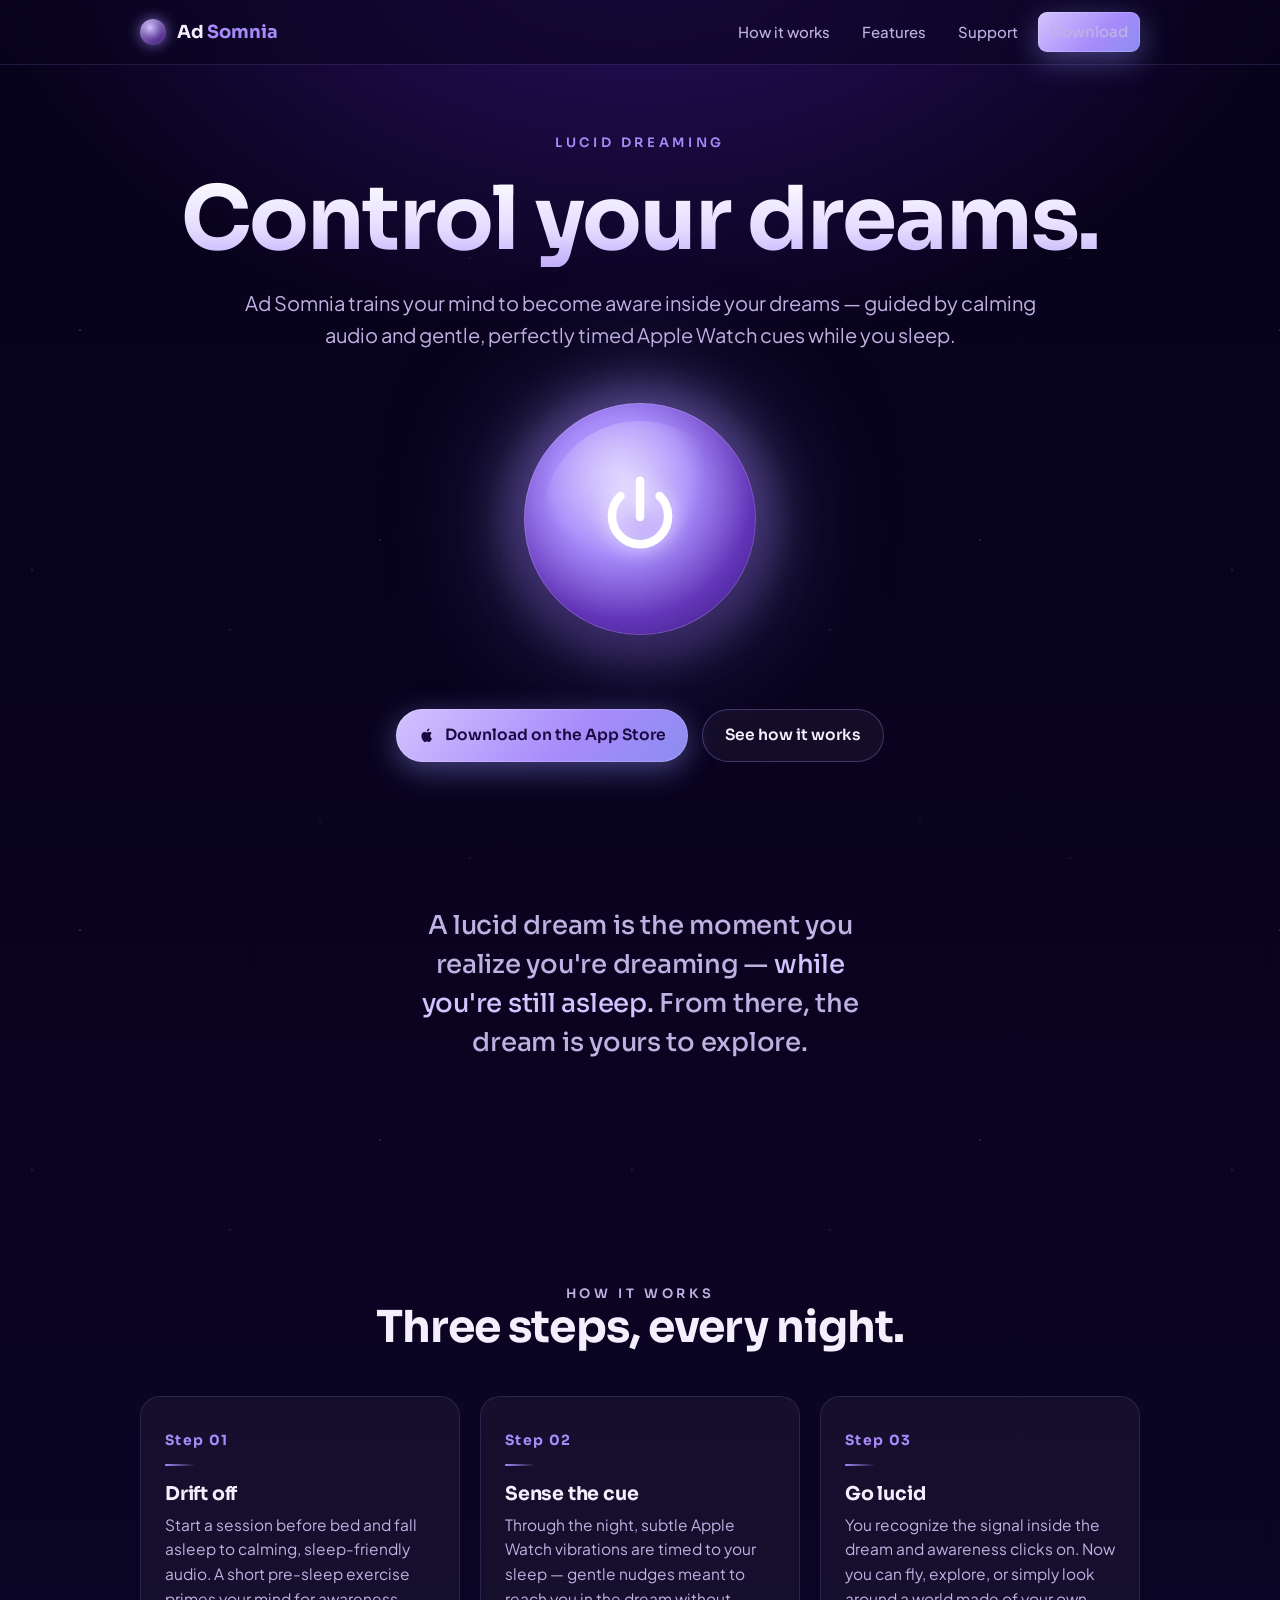
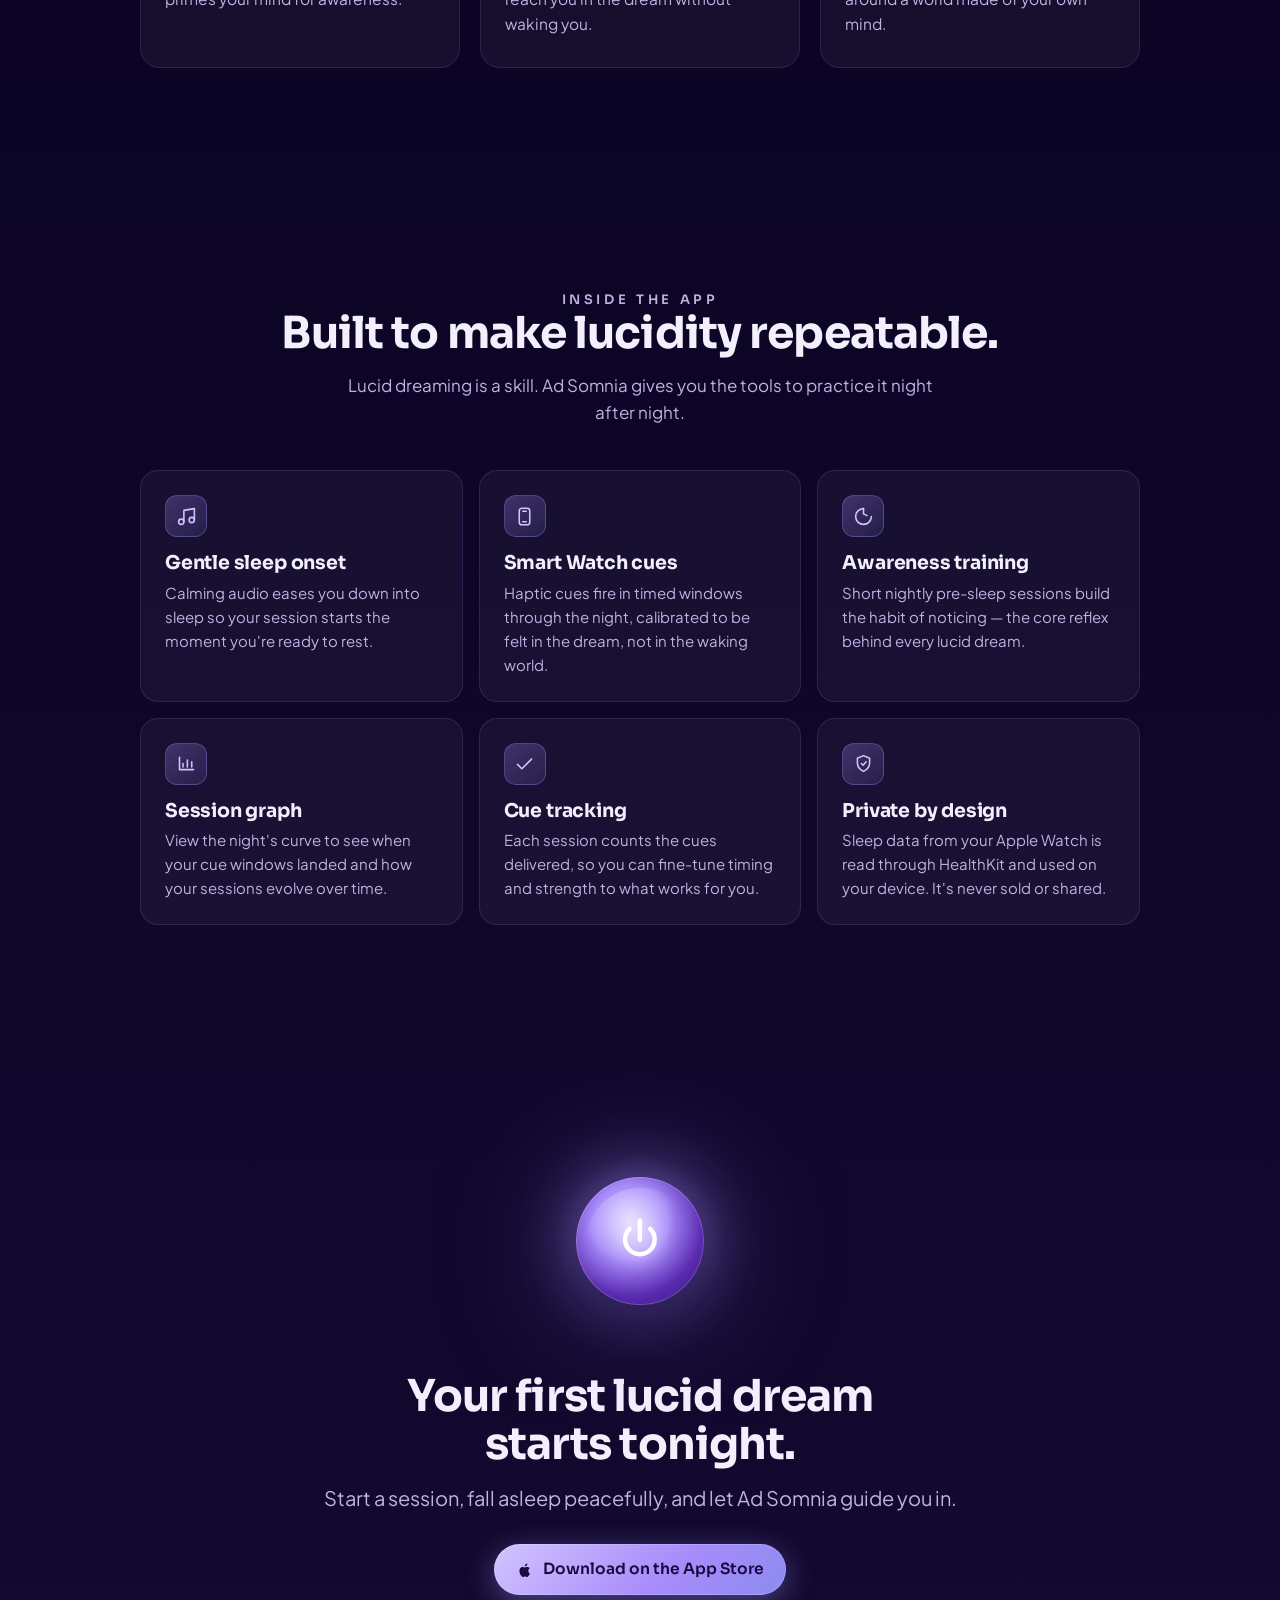
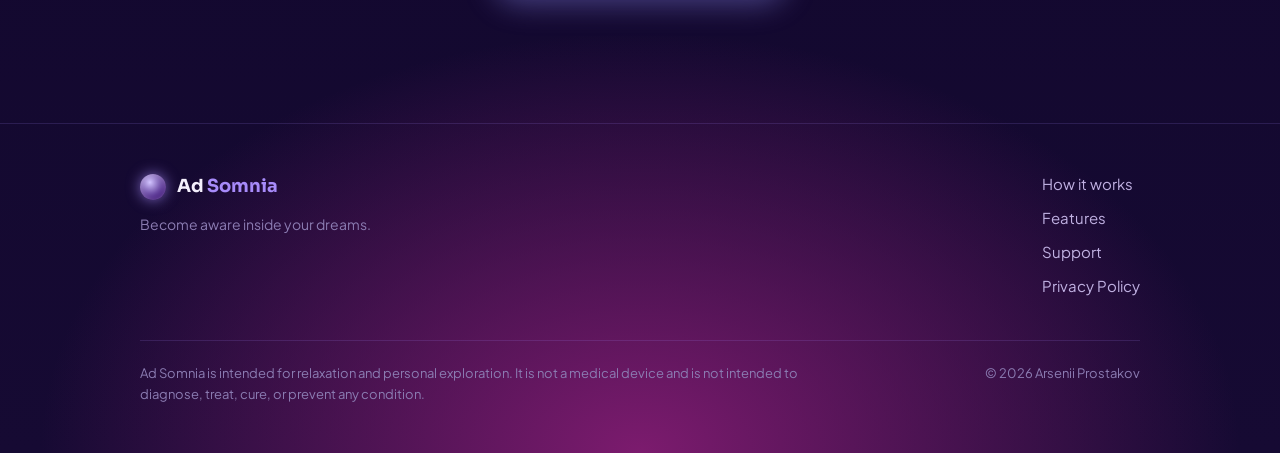
<file: index.html>
<!DOCTYPE html>
<html lang="en">
<head>
<meta charset="UTF-8">
<meta name="viewport" content="width=device-width, initial-scale=1">
<title>Ad Somnia — Control Your Dreams</title>
<meta name="description" content="Ad Somnia trains your mind to become aware inside your dreams, guided by calming audio and gentle, perfectly timed Apple Watch cues during sleep.">
<meta property="og:title" content="Ad Somnia — Control Your Dreams">
<meta property="og:description" content="Become aware inside your dreams. Gentle Apple Watch cues guide you toward lucid dreaming.">
<meta property="og:type" content="website">
<meta name="theme-color" content="#07021a">
<link rel="preconnect" href="https://fonts.googleapis.com">
<link rel="preconnect" href="https://fonts.gstatic.com" crossorigin>
<link href="https://fonts.googleapis.com/css2?family=Sora:wght@400;500;600;700&family=Plus+Jakarta+Sans:wght@400;500;600;700&display=swap" rel="stylesheet">
<link rel="stylesheet" href="styles.css">
</head>
<body>
<div class="shell">

  <!-- nav -->
  <header class="nav">
    <div class="wrap">
      <a class="brand" href="index.html">
        <span class="mark" aria-hidden="true"></span>
        <span class="name">Ad <i>Somnia</i></span>
      </a>
      <nav class="nav-links">
        <a href="#how">How it works</a>
        <a href="#features">Features</a>
        <a href="support.html">Support</a>
        <a class="btn btn-primary" href="#" data-appstore>Download</a>
      </nav>
    </div>
  </header>

  <!-- hero -->
  <section class="hero">
    <div class="wrap hero-anim">
      <p class="eyebrow">Lucid Dreaming</p>
      <h1>Control your dreams.</h1>
      <p class="lead">Ad Somnia trains your mind to become aware inside your dreams — guided by calming audio and gentle, perfectly timed Apple Watch cues while you sleep.</p>
      <div class="orb-stage hero-anim">
        <div class="orb" role="img" aria-label="Glowing dream cue orb">
          <svg viewBox="0 0 24 24" aria-hidden="true">
            <path d="M12 3 V 11.5"/>
            <path d="M7.4 6.6 a 6.6 6.6 0 1 0 9.2 0"/>
          </svg>
        </div>
      </div>
      <div class="cta-row">
        <a class="btn btn-primary" href="#" data-appstore>
          <svg viewBox="0 0 24 24" fill="currentColor" aria-hidden="true"><path d="M16.4 12.9c0-2.2 1.8-3.3 1.9-3.3-1-1.5-2.6-1.7-3.2-1.7-1.4-.1-2.6.8-3.3.8s-1.7-.8-2.9-.8c-1.5 0-2.9.9-3.6 2.2-1.6 2.7-.4 6.7 1.1 8.9.7 1.1 1.6 2.3 2.7 2.2 1.1 0 1.5-.7 2.8-.7s1.7.7 2.9.7 1.9-1.1 2.6-2.1c.8-1.2 1.2-2.4 1.2-2.4s-2.2-.9-2.2-3.7zM14.3 5.9c.6-.7 1-1.7.9-2.7-.9 0-1.9.6-2.5 1.3-.6.6-1.1 1.6-1 2.6 1 .1 2-.5 2.6-1.2z"/></svg>
          Download on the App Store
        </a>
        <a class="btn btn-ghost" href="#how">See how it works</a>
      </div>
    </div>
  </section>

  <!-- what is -->
  <section class="band">
    <div class="wrap">
      <p>A lucid dream is the moment you realize you're dreaming — <em>while you're still asleep.</em> From there, the dream is yours to explore.</p>
    </div>
  </section>

  <!-- how it works -->
  <section id="how">
    <div class="wrap">
      <div class="section-head">
        <p class="eyebrow">How it works</p>
        <h2>Three steps, every night.</h2>
      </div>
      <div class="steps">
        <article class="step">
          <span class="num">Step 01</span>
          <h3>Drift off</h3>
          <p>Start a session before bed and fall asleep to calming, sleep-friendly audio. A short pre-sleep exercise primes your mind for awareness.</p>
        </article>
        <article class="step">
          <span class="num">Step 02</span>
          <h3>Sense the cue</h3>
          <p>Through the night, subtle Apple Watch vibrations are timed to your sleep — gentle nudges meant to reach you in the dream without waking you.</p>
        </article>
        <article class="step">
          <span class="num">Step 03</span>
          <h3>Go lucid</h3>
          <p>You recognize the signal inside the dream and awareness clicks on. Now you can fly, explore, or simply look around a world made of your own mind.</p>
        </article>
      </div>
    </div>
  </section>

  <!-- features -->
  <section id="features">
    <div class="wrap">
      <div class="section-head">
        <p class="eyebrow">Inside the app</p>
        <h2>Built to make lucidity repeatable.</h2>
        <p>Lucid dreaming is a skill. Ad Somnia gives you the tools to practice it night after night.</p>
      </div>
      <div class="features">
        <article class="feature">
          <span class="ico"><svg viewBox="0 0 24 24" aria-hidden="true"><path d="M9 18V5l12-2v13"/><circle cx="6" cy="18" r="3"/><circle cx="18" cy="16" r="3"/></svg></span>
          <h3>Gentle sleep onset</h3>
          <p>Calming audio eases you down into sleep so your session starts the moment you're ready to rest.</p>
        </article>
        <article class="feature">
          <span class="ico"><svg viewBox="0 0 24 24" aria-hidden="true"><rect x="6" y="2.5" width="12" height="19" rx="3"/><path d="M10 6h4M10 18h4"/></svg></span>
          <h3>Smart Watch cues</h3>
          <p>Haptic cues fire in timed windows through the night, calibrated to be felt in the dream, not in the waking world.</p>
        </article>
        <article class="feature">
          <span class="ico"><svg viewBox="0 0 24 24" aria-hidden="true"><path d="M12 3a9 9 0 1 0 9 9"/><path d="M12 3v6l4 2"/></svg></span>
          <h3>Awareness training</h3>
          <p>Short nightly pre-sleep sessions build the habit of noticing — the core reflex behind every lucid dream.</p>
        </article>
        <article class="feature">
          <span class="ico"><svg viewBox="0 0 24 24" aria-hidden="true"><path d="M4 19V5M4 19h16"/><path d="M8 16v-4M13 16V8M18 16v-6"/></svg></span>
          <h3>Session graph</h3>
          <p>View the night's curve to see when your cue windows landed and how your sessions evolve over time.</p>
        </article>
        <article class="feature">
          <span class="ico"><svg viewBox="0 0 24 24" aria-hidden="true"><path d="M20 7L9 18l-5-5"/></svg></span>
          <h3>Cue tracking</h3>
          <p>Each session counts the cues delivered, so you can fine-tune timing and strength to what works for you.</p>
        </article>
        <article class="feature">
          <span class="ico"><svg viewBox="0 0 24 24" aria-hidden="true"><path d="M12 3l7 3v5c0 4.5-3 8-7 10-4-2-7-5.5-7-10V6z"/><path d="M9.5 12l2 2 3.5-4"/></svg></span>
          <h3>Private by design</h3>
          <p>Sleep data from your Apple Watch is read through HealthKit and used on your device. It's never sold or shared.</p>
        </article>
      </div>
    </div>
  </section>

  <!-- closing cta -->
  <section class="closing">
    <div class="wrap">
      <div class="orb-stage">
        <div class="orb orb-sm" role="img" aria-label="Glowing dream cue orb">
          <svg viewBox="0 0 24 24" aria-hidden="true">
            <path d="M12 3 V 11.5"/>
            <path d="M7.4 6.6 a 6.6 6.6 0 1 0 9.2 0"/>
          </svg>
        </div>
      </div>
      <h2>Your first lucid dream starts tonight.</h2>
      <p class="lead">Start a session, fall asleep peacefully, and let Ad Somnia guide you in.</p>
      <a class="btn btn-primary" href="#" data-appstore>
        <svg viewBox="0 0 24 24" fill="currentColor" aria-hidden="true"><path d="M16.4 12.9c0-2.2 1.8-3.3 1.9-3.3-1-1.5-2.6-1.7-3.2-1.7-1.4-.1-2.6.8-3.3.8s-1.7-.8-2.9-.8c-1.5 0-2.9.9-3.6 2.2-1.6 2.7-.4 6.7 1.1 8.9.7 1.1 1.6 2.3 2.7 2.2 1.1 0 1.5-.7 2.8-.7s1.7.7 2.9.7 1.9-1.1 2.6-2.1c.8-1.2 1.2-2.4 1.2-2.4s-2.2-.9-2.2-3.7zM14.3 5.9c.6-.7 1-1.7.9-2.7-.9 0-1.9.6-2.5 1.3-.6.6-1.1 1.6-1 2.6 1 .1 2-.5 2.6-1.2z"/></svg>
        Download on the App Store
      </a>
    </div>
  </section>

  <!-- footer -->
  <footer class="foot">
    <div class="wrap">
      <div>
        <a class="brand" href="index.html">
          <span class="mark" aria-hidden="true"></span>
          <span class="name">Ad <i>Somnia</i></span>
        </a>
        <p class="tag">Become aware inside your dreams.</p>
      </div>
      <nav aria-label="Footer">
        <a href="#how">How it works</a>
        <a href="#features">Features</a>
        <a href="support.html">Support</a>
        <a href="privacy.html">Privacy Policy</a>
      </nav>
      <div class="legal">
        <p>Ad Somnia is intended for relaxation and personal exploration. It is not a medical device and is not intended to diagnose, treat, cure, or prevent any condition.</p>
        <p>© 2026 Arsenii Prostakov</p>
      </div>
    </div>
  </footer>

</div>
</body>
</html>
</file>
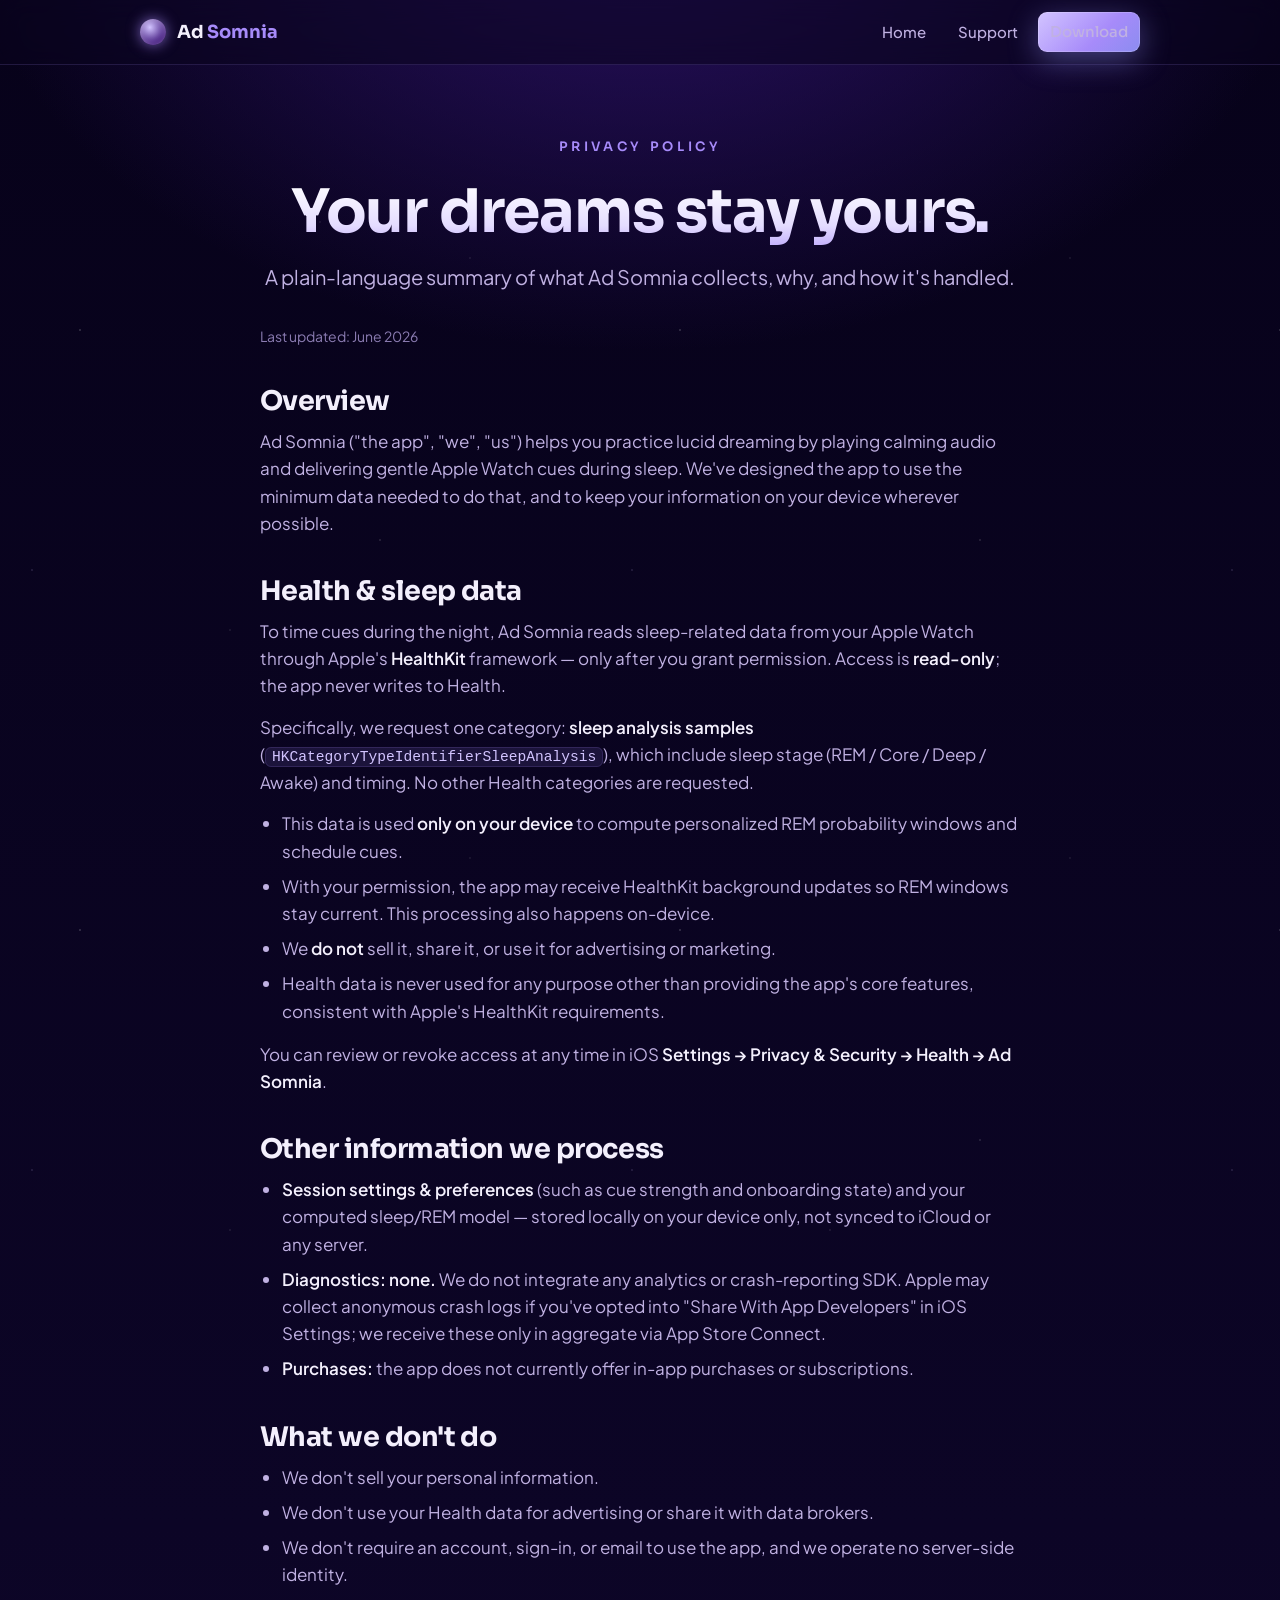
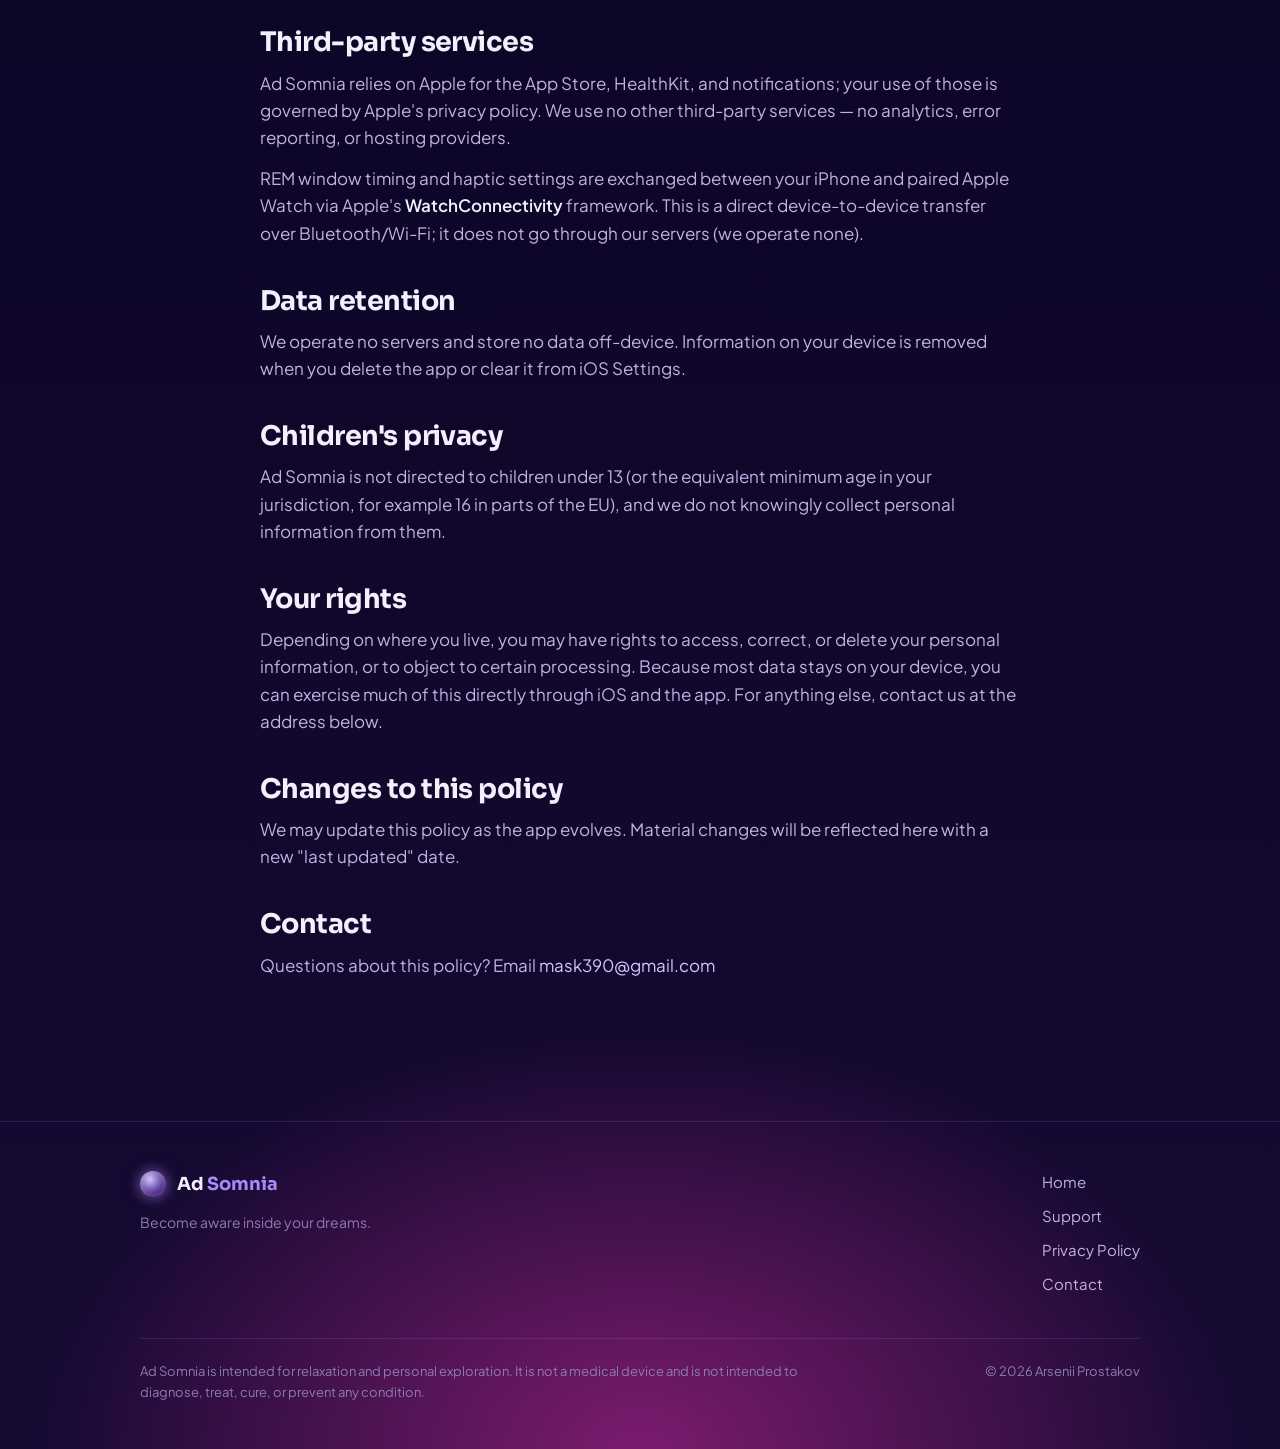
<file: privacy.html>
<!DOCTYPE html>
<html lang="en">
<head>
<meta charset="UTF-8">
<meta name="viewport" content="width=device-width, initial-scale=1">
<title>Privacy Policy — Ad Somnia</title>
<meta name="description" content="How Ad Somnia handles your data, including Apple Watch sleep data accessed through HealthKit.">
<meta name="theme-color" content="#07021a">
<link rel="preconnect" href="https://fonts.googleapis.com">
<link rel="preconnect" href="https://fonts.gstatic.com" crossorigin>
<link href="https://fonts.googleapis.com/css2?family=Sora:wght@400;500;600;700&family=Plus+Jakarta+Sans:wght@400;500;600;700&display=swap" rel="stylesheet">
<link rel="stylesheet" href="styles.css">
</head>
<body>
<div class="shell">

  <header class="nav">
    <div class="wrap">
      <a class="brand" href="index.html">
        <span class="mark" aria-hidden="true"></span>
        <span class="name">Ad <i>Somnia</i></span>
      </a>
      <nav class="nav-links">
        <a href="index.html">Home</a>
        <a href="support.html">Support</a>
        <a class="btn btn-primary" href="#" data-appstore>Download</a>
      </nav>
    </div>
  </header>

  <section class="doc-hero">
    <div class="wrap">
      <p class="eyebrow">Privacy Policy</p>
      <h1>Your dreams stay yours.</h1>
      <p class="lead">A plain-language summary of what Ad Somnia collects, why, and how it's handled.</p>
    </div>
  </section>

  <section style="padding-top: 8px;">
    <div class="wrap">

      <div class="prose">
        <p class="updated">Last updated: June 2026</p>

        <h2>Overview</h2>
        <p>Ad Somnia ("the app", "we", "us") helps you practice lucid dreaming by playing calming audio and delivering gentle Apple Watch cues during sleep. We've designed the app to use the minimum data needed to do that, and to keep your information on your device wherever possible.</p>

        <h2>Health &amp; sleep data</h2>
        <p>To time cues during the night, Ad Somnia reads sleep-related data from your Apple Watch through Apple's <strong>HealthKit</strong> framework — only after you grant permission. Access is <strong>read-only</strong>; the app never writes to Health.</p>
        <p>Specifically, we request one category: <strong>sleep analysis samples</strong> (<code>HKCategoryTypeIdentifierSleepAnalysis</code>), which include sleep stage (REM / Core / Deep / Awake) and timing. No other Health categories are requested.</p>
        <ul>
          <li>This data is used <strong>only on your device</strong> to compute personalized REM probability windows and schedule cues.</li>
          <li>With your permission, the app may receive HealthKit background updates so REM windows stay current. This processing also happens on-device.</li>
          <li>We <strong>do not</strong> sell it, share it, or use it for advertising or marketing.</li>
          <li>Health data is never used for any purpose other than providing the app's core features, consistent with Apple's HealthKit requirements.</li>
        </ul>
        <p>You can review or revoke access at any time in iOS <strong>Settings → Privacy &amp; Security → Health → Ad Somnia</strong>.</p>

        <h2>Other information we process</h2>
        <ul>
          <li><strong>Session settings &amp; preferences</strong> (such as cue strength and onboarding state) and your computed sleep/REM model — stored locally on your device only, not synced to iCloud or any server.</li>
          <li><strong>Diagnostics: none.</strong> We do not integrate any analytics or crash-reporting SDK. Apple may collect anonymous crash logs if you've opted into "Share With App Developers" in iOS Settings; we receive these only in aggregate via App Store Connect.</li>
          <li><strong>Purchases:</strong> the app does not currently offer in-app purchases or subscriptions.</li>
        </ul>

        <h2>What we don't do</h2>
        <ul>
          <li>We don't sell your personal information.</li>
          <li>We don't use your Health data for advertising or share it with data brokers.</li>
          <li>We don't require an account, sign-in, or email to use the app, and we operate no server-side identity.</li>
        </ul>

        <h2>Third-party services</h2>
        <p>Ad Somnia relies on Apple for the App Store, HealthKit, and notifications; your use of those is governed by Apple's privacy policy. We use no other third-party services — no analytics, error reporting, or hosting providers.</p>
        <p>REM window timing and haptic settings are exchanged between your iPhone and paired Apple Watch via Apple's <strong>WatchConnectivity</strong> framework. This is a direct device-to-device transfer over Bluetooth/Wi-Fi; it does not go through our servers (we operate none).</p>

        <h2>Data retention</h2>
        <p>We operate no servers and store no data off-device. Information on your device is removed when you delete the app or clear it from iOS Settings.</p>

        <h2>Children's privacy</h2>
        <p>Ad Somnia is not directed to children under 13 (or the equivalent minimum age in your jurisdiction, for example 16 in parts of the EU), and we do not knowingly collect personal information from them.</p>

        <h2>Your rights</h2>
        <p>Depending on where you live, you may have rights to access, correct, or delete your personal information, or to object to certain processing. Because most data stays on your device, you can exercise much of this directly through iOS and the app. For anything else, contact us at the address below.</p>

        <h2>Changes to this policy</h2>
        <p>We may update this policy as the app evolves. Material changes will be reflected here with a new "last updated" date.</p>

        <h2>Contact</h2>
        <p>Questions about this policy? Email <a href="mailto:mask390@gmail.com">mask390@gmail.com</a></p>
      </div>
    </div>
  </section>

  <footer class="foot">
    <div class="wrap">
      <div>
        <a class="brand" href="index.html">
          <span class="mark" aria-hidden="true"></span>
          <span class="name">Ad <i>Somnia</i></span>
        </a>
        <p class="tag">Become aware inside your dreams.</p>
      </div>
      <nav aria-label="Footer">
        <a href="index.html">Home</a>
        <a href="support.html">Support</a>
        <a href="privacy.html">Privacy Policy</a>
        <a href="mailto:mask390@gmail.com">Contact</a>
      </nav>
      <div class="legal">
        <p>Ad Somnia is intended for relaxation and personal exploration. It is not a medical device and is not intended to diagnose, treat, cure, or prevent any condition.</p>
        <p>© 2026 Arsenii Prostakov</p>
      </div>
    </div>
  </footer>

</div>
</body>
</html>
</file>
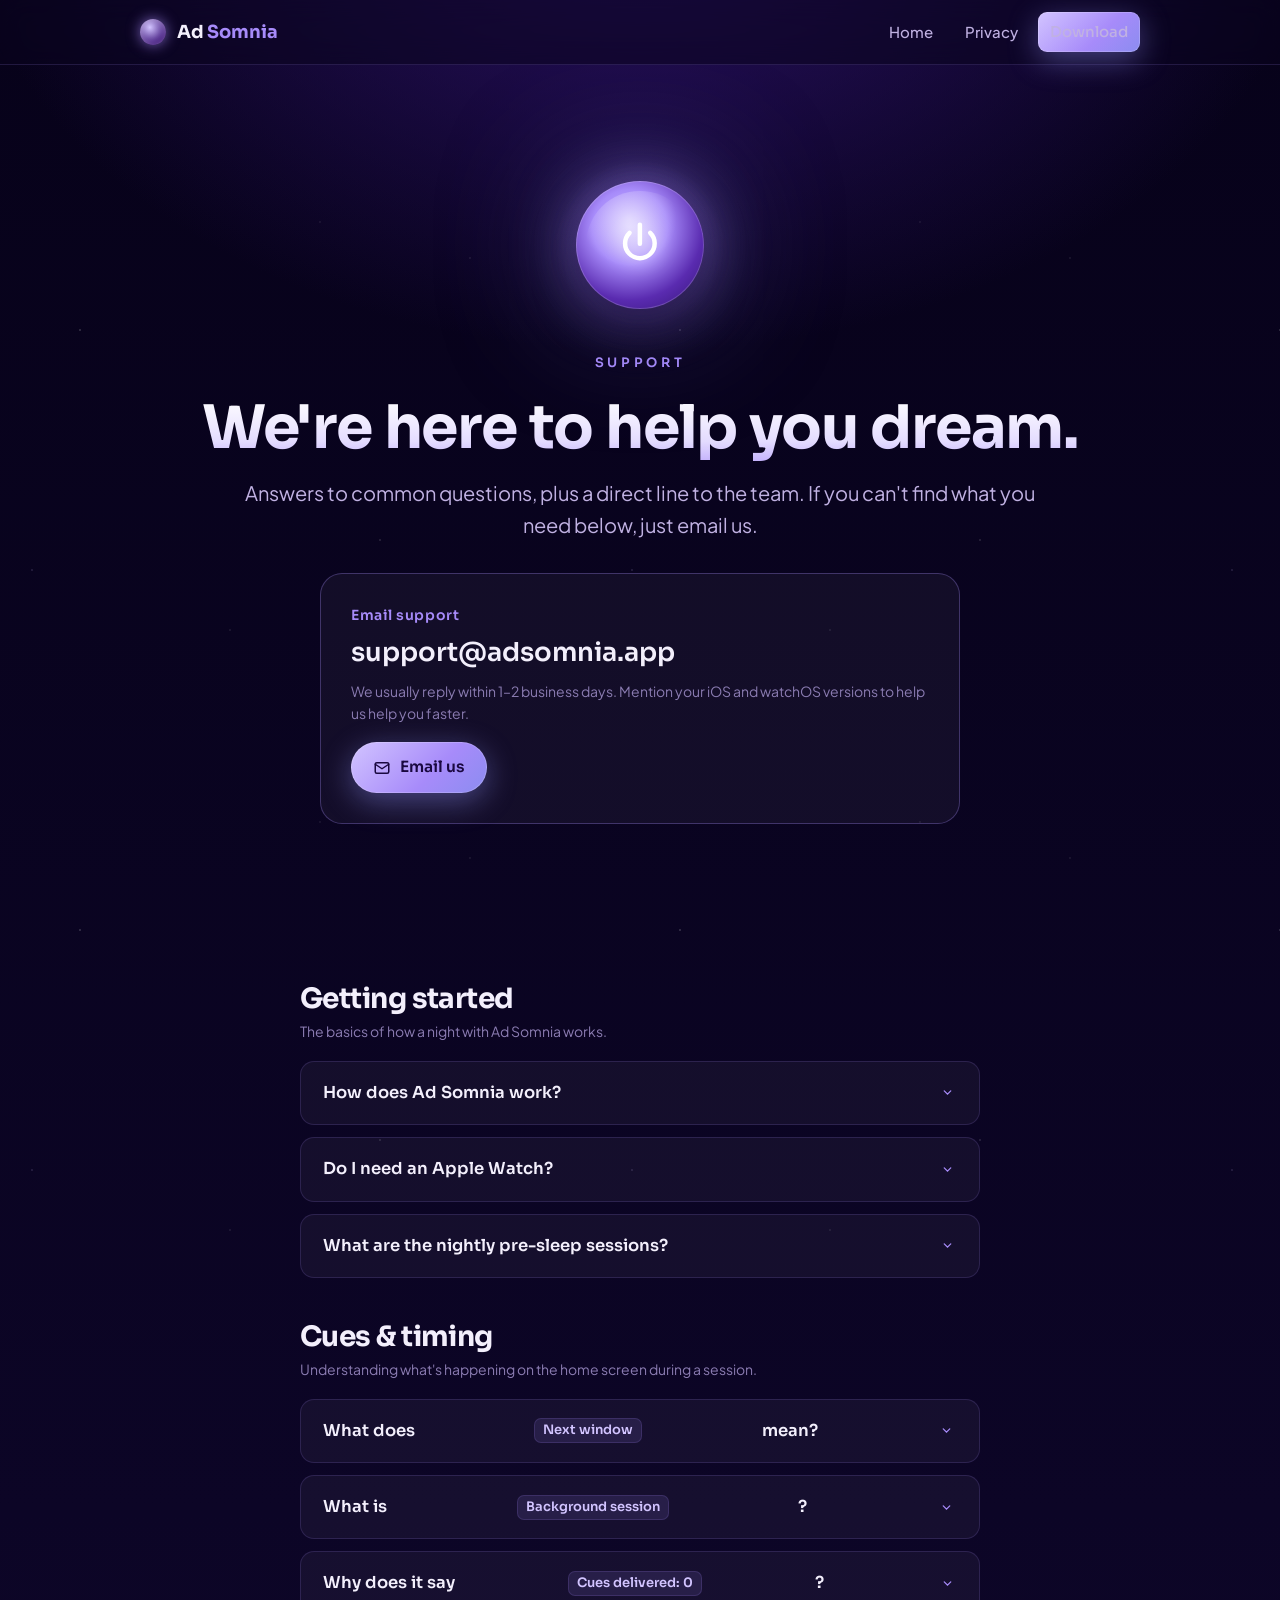
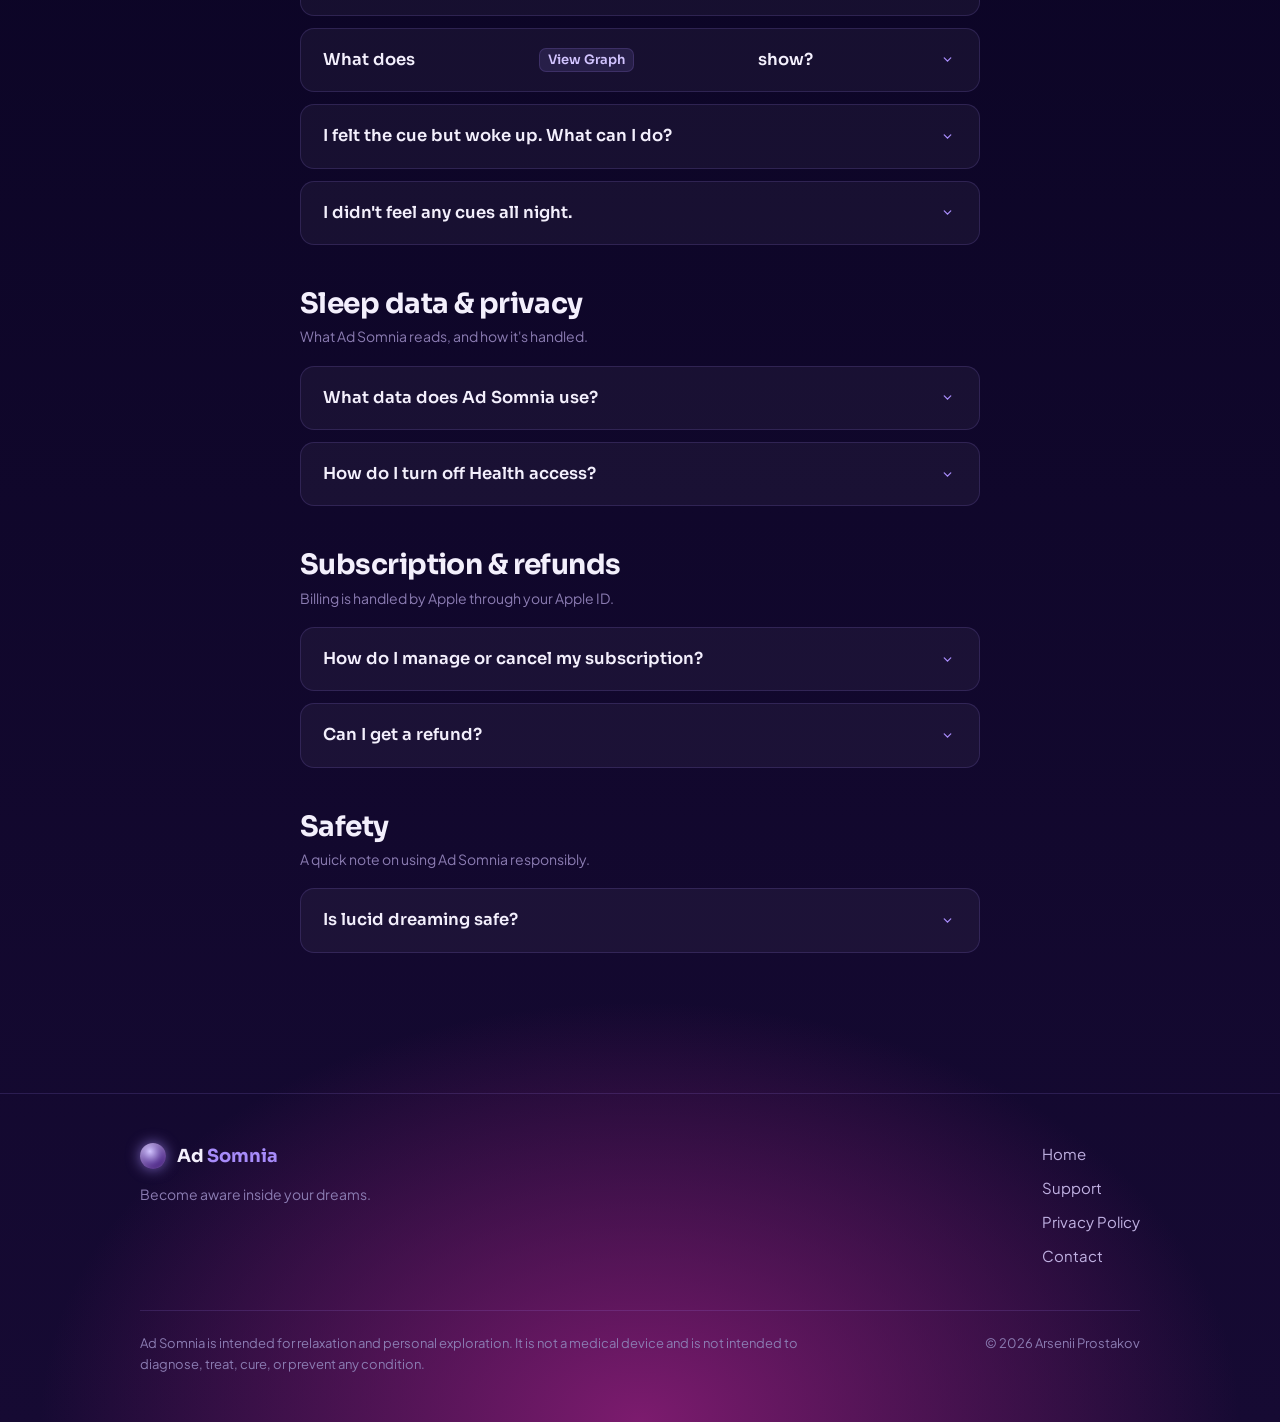
<file: support.html>
<!DOCTYPE html>
<html lang="en">
<head>
<meta charset="UTF-8">
<meta name="viewport" content="width=device-width, initial-scale=1">
<title>Support — Ad Somnia</title>
<meta name="description" content="Help, FAQs, and contact for Ad Somnia — the lucid dreaming app. Get answers about Apple Watch cues, sleep data, and getting your first lucid dream.">
<meta name="theme-color" content="#07021a">
<link rel="preconnect" href="https://fonts.googleapis.com">
<link rel="preconnect" href="https://fonts.gstatic.com" crossorigin>
<link href="https://fonts.googleapis.com/css2?family=Sora:wght@400;500;600;700&family=Plus+Jakarta+Sans:wght@400;500;600;700&display=swap" rel="stylesheet">
<link rel="stylesheet" href="styles.css">
</head>
<body>
<div class="shell">

  <header class="nav">
    <div class="wrap">
      <a class="brand" href="index.html">
        <span class="mark" aria-hidden="true"></span>
        <span class="name">Ad <i>Somnia</i></span>
      </a>
      <nav class="nav-links">
        <a href="index.html">Home</a>
        <a href="privacy.html">Privacy</a>
        <a class="btn btn-primary" href="#" data-appstore>Download</a>
      </nav>
    </div>
  </header>

  <!-- header -->
  <section class="doc-hero">
    <div class="wrap">
      <div class="orb-stage">
        <div class="orb orb-sm" role="img" aria-label="Glowing dream cue orb">
          <svg viewBox="0 0 24 24" aria-hidden="true">
            <path d="M12 3 V 11.5"/>
            <path d="M7.4 6.6 a 6.6 6.6 0 1 0 9.2 0"/>
          </svg>
        </div>
      </div>
      <p class="eyebrow">Support</p>
      <h1>We're here to help you dream.</h1>
      <p class="lead">Answers to common questions, plus a direct line to the team. If you can't find what you need below, just email us.</p>
    </div>
  </section>

  <!-- contact -->
  <section style="padding-top: 8px;">
    <div class="wrap">
      <div class="contact-card">
        <div>
          <p class="ct-label">Email support</p>
          <a class="ct-mail" href="mailto:support@adsomnia.app">support@adsomnia.app</a>
          <p class="ct-note">We usually reply within 1–2 business days. Mention your iOS and watchOS versions to help us help you faster.</p>
        </div>
        <a class="btn btn-primary" href="mailto:mask390@gmail.com">
          <svg viewBox="0 0 24 24" fill="none" stroke="currentColor" stroke-width="2" stroke-linecap="round" stroke-linejoin="round" aria-hidden="true"><rect x="3" y="5" width="18" height="14" rx="2"/><path d="m3 7 9 6 9-6"/></svg>
          Email us
        </a>
      </div>
    </div>
  </section>

  <!-- faq -->
  <section style="padding-top: 12px;">
    <div class="wrap faq-wrap">

      <div class="faq-group">
        <h2>Getting started</h2>
        <p class="gl">The basics of how a night with Ad Somnia works.</p>

        <details class="faq">
          <summary>How does Ad Somnia work?<span class="chev"><svg viewBox="0 0 24 24" aria-hidden="true"><path d="m6 9 6 6 6-6"/></svg></span></summary>
          <div class="ans">
            <p>Before bed, you start a session. Ad Somnia plays calming audio to help you fall asleep, then runs quietly through the night. Using your Apple Watch, it sends gentle haptic cues during timed windows — small nudges designed to reach you inside a dream and spark the realization that you're dreaming.</p>
            <p>Over time, with the nightly pre-sleep training, your mind learns to recognize those cues and carry awareness into the dream. That awareness is a lucid dream.</p>
          </div>
        </details>

        <details class="faq">
          <summary>Do I need an Apple Watch?<span class="chev"><svg viewBox="0 0 24 24" aria-hidden="true"><path d="m6 9 6 6 6-6"/></svg></span></summary>
          <div class="ans">
            <p>Yes. The cues are delivered as gentle vibrations on your Apple Watch, and the timing relies on your Watch's sleep data. For the full experience, wear your Watch to bed with the Ad Somnia session running.</p>
            <p>Make sure your Watch is charged enough to last the night — a quick top-up during your evening routine usually does it.</p>
          </div>
        </details>

        <details class="faq">
          <summary>What are the nightly pre-sleep sessions?<span class="chev"><svg viewBox="0 0 24 24" aria-hidden="true"><path d="m6 9 6 6 6-6"/></svg></span></summary>
          <div class="ans">
            <p>They're short exercises you do as you settle in for sleep. They prime your mind to notice the cue and to question whether you're dreaming — the mental reflex that triggers lucidity. Doing them consistently is the single biggest thing you can do to make lucid dreams more frequent.</p>
          </div>
        </details>
      </div>

      <div class="faq-group">
        <h2>Cues &amp; timing</h2>
        <p class="gl">Understanding what's happening on the home screen during a session.</p>

        <details class="faq">
          <summary>What does <span class="ui-chip">Next window</span> mean?<span class="chev"><svg viewBox="0 0 24 24" aria-hidden="true"><path d="m6 9 6 6 6-6"/></svg></span></summary>
          <div class="ans">
            <p>It's the countdown to the next stretch of the night when Ad Somnia plans to deliver a cue. Cue windows are placed where you're most likely to be dreaming, so the timing shifts based on how your night unfolds.</p>
          </div>
        </details>

        <details class="faq">
          <summary>What is <span class="ui-chip">Background session</span>?<span class="chev"><svg viewBox="0 0 24 24" aria-hidden="true"><path d="m6 9 6 6 6-6"/></svg></span></summary>
          <div class="ans">
            <p>It shows whether a session is currently running in the background. When it reads <strong>ON</strong>, Ad Somnia is active and will deliver cues through the night even with your phone locked. If it reads <strong>OFF</strong>, tap the main button to start a session before you sleep.</p>
          </div>
        </details>

        <details class="faq">
          <summary>Why does it say <span class="ui-chip">Cues delivered: 0</span>?<span class="chev"><svg viewBox="0 0 24 24" aria-hidden="true"><path d="m6 9 6 6 6-6"/></svg></span></summary>
          <div class="ans">
            <p>At the start of a session the count is zero — it simply hasn't sent a cue yet. It will climb as the night's cue windows arrive. If it's still zero in the morning, see "I didn't feel any cues" below.</p>
          </div>
        </details>

        <details class="faq">
          <summary>What does <span class="ui-chip">View Graph</span> show?<span class="chev"><svg viewBox="0 0 24 24" aria-hidden="true"><path d="m6 9 6 6 6-6"/></svg></span></summary>
          <div class="ans">
            <p>The graph plots the night's cue windows against your sleep, so you can see when cues were scheduled and delivered. It's a useful way to spot patterns and adjust your timing settings.</p>
          </div>
        </details>

        <details class="faq">
          <summary>I felt the cue but woke up. What can I do?<span class="chev"><svg viewBox="0 0 24 24" aria-hidden="true"><path d="m6 9 6 6 6-6"/></svg></span></summary>
          <div class="ans">
            <p>This is normal at first — your body is learning to register the cue without surfacing fully. A few things help:</p>
            <ul>
              <li>Lower the cue strength in Settings so it's softer.</li>
              <li>Keep doing the pre-sleep training so the cue feels familiar rather than alarming.</li>
              <li>If you wake, stay still with your eyes closed and let yourself drift back — lucidity often arrives on the way back down.</li>
            </ul>
          </div>
        </details>

        <details class="faq">
          <summary>I didn't feel any cues all night.<span class="chev"><svg viewBox="0 0 24 24" aria-hidden="true"><path d="m6 9 6 6 6-6"/></svg></span></summary>
          <div class="ans">
            <p>Run through this checklist:</p>
            <ul>
              <li>The session was started and <span class="ui-chip">Background session</span> read <strong>ON</strong> before you slept.</li>
              <li>Your Apple Watch was on your wrist, worn snugly, and charged through the night.</li>
              <li>Ad Somnia has permission to send notifications and access Health data (check iOS Settings).</li>
              <li>Watch haptics aren't muted or set too low — try raising the cue strength in Settings.</li>
            </ul>
            <p>Still nothing? Email us with your iOS and watchOS versions and we'll dig in.</p>
          </div>
        </details>
      </div>

      <div class="faq-group">
        <h2>Sleep data &amp; privacy</h2>
        <p class="gl">What Ad Somnia reads, and how it's handled.</p>

        <details class="faq">
          <summary>What data does Ad Somnia use?<span class="chev"><svg viewBox="0 0 24 24" aria-hidden="true"><path d="m6 9 6 6 6-6"/></svg></span></summary>
          <div class="ans">
            <p>It reads sleep-related data from your Apple Watch through Apple's HealthKit to time the cues. This happens on your device. Ad Somnia does not sell your data or use it for advertising. See our <a href="privacy.html">Privacy Policy</a> for the full details.</p>
          </div>
        </details>

        <details class="faq">
          <summary>How do I turn off Health access?<span class="chev"><svg viewBox="0 0 24 24" aria-hidden="true"><path d="m6 9 6 6 6-6"/></svg></span></summary>
          <div class="ans">
            <p>Open the iOS <strong>Settings</strong> app → <strong>Privacy &amp; Security</strong> → <strong>Health</strong> → <strong>Ad Somnia</strong>, and turn off the data categories you'd like to revoke. Note that disabling sleep data will limit cue timing.</p>
          </div>
        </details>
      </div>

      <div class="faq-group">
        <h2>Subscription &amp; refunds</h2>
        <p class="gl">Billing is handled by Apple through your Apple&nbsp;ID.</p>

        <details class="faq">
          <summary>How do I manage or cancel my subscription?<span class="chev"><svg viewBox="0 0 24 24" aria-hidden="true"><path d="m6 9 6 6 6-6"/></svg></span></summary>
          <div class="ans">
            <p>Subscriptions are managed through your Apple&nbsp;ID, not inside Ad Somnia. On your iPhone, open <strong>Settings</strong> → tap your name → <strong>Subscriptions</strong>, then select Ad Somnia to change or cancel. Cancelling keeps access until the end of the current billing period.</p>
          </div>
        </details>

        <details class="faq">
          <summary>Can I get a refund?<span class="chev"><svg viewBox="0 0 24 24" aria-hidden="true"><path d="m6 9 6 6 6-6"/></svg></span></summary>
          <div class="ans">
            <p>Purchases go through the App Store, so refunds are requested from Apple at <a href="https://reportaproblem.apple.com" target="_blank" rel="noopener">reportaproblem.apple.com</a>. If something went wrong on our end, email us first and we'll do what we can to help.</p>
          </div>
        </details>
      </div>

      <div class="faq-group">
        <h2>Safety</h2>
        <p class="gl">A quick note on using Ad Somnia responsibly.</p>

        <details class="faq">
          <summary>Is lucid dreaming safe?<span class="chev"><svg viewBox="0 0 24 24" aria-hidden="true"><path d="m6 9 6 6 6-6"/></svg></span></summary>
          <div class="ans">
            <p>For most people, lucid dreaming is a normal and safe part of sleep. Ad Somnia is built for relaxation and personal exploration — it is not a medical device and makes no medical claims.</p>
            <p>If you have a sleep disorder, a mental-health condition, or you're frequently sleep-deprived, talk to a healthcare professional before using cue-based techniques. If sessions leave you feeling unrested, take a break — good sleep always comes first.</p>
          </div>
        </details>
      </div>

    </div>
  </section>

  <!-- footer -->
  <footer class="foot">
    <div class="wrap">
      <div>
        <a class="brand" href="index.html">
          <span class="mark" aria-hidden="true"></span>
          <span class="name">Ad <i>Somnia</i></span>
        </a>
        <p class="tag">Become aware inside your dreams.</p>
      </div>
      <nav aria-label="Footer">
        <a href="index.html">Home</a>
        <a href="support.html">Support</a>
        <a href="privacy.html">Privacy Policy</a>
        <a href="mailto:support@adsomnia.app">Contact</a>
      </nav>
      <div class="legal">
        <p>Ad Somnia is intended for relaxation and personal exploration. It is not a medical device and is not intended to diagnose, treat, cure, or prevent any condition.</p>
        <p>© 2026 Arsenii Prostakov</p>
      </div>
    </div>
  </footer>

</div>
</body>
</html>
</file>
<file: styles.css>
/* ============================================================
   Ad Somnia — shared design system
   Nocturnal indigo→magenta, lavender glow orb signature.
   ============================================================ */

:root {
  /* palette */
  --void:        #07021a;
  --deep:        #130734;
  --violet:      #3a1078;
  --magenta:     #7e1c83;
  --glow:        #a78bfa;
  --glow-bright: #d2c4ff;
  --periwinkle:  #8b8cf0;

  --text:        #f3effc;
  --muted:       #c0b1e2;
  --muted-dim:   #8b7cb2;

  --line:        rgba(167,139,250,0.16);
  --line-strong: rgba(167,139,250,0.30);
  --card:        rgba(255,255,255,0.045);
  --card-hover:  rgba(255,255,255,0.075);

  /* type */
  --display: "Sora", ui-sans-serif, system-ui, sans-serif;
  --body:    "Plus Jakarta Sans", ui-sans-serif, system-ui, sans-serif;

  /* scale */
  --w:       1080px;
  --pad:     clamp(20px, 5vw, 40px);
}

* { box-sizing: border-box; margin: 0; padding: 0; }

html { scroll-behavior: smooth; -webkit-text-size-adjust: 100%; }

body {
  font-family: var(--body);
  color: var(--text);
  line-height: 1.6;
  font-size: 17px;
  background:
    radial-gradient(1100px 760px at 50% -120px, #2c1268 0%, transparent 62%),
    radial-gradient(1000px 700px at 50% 100%, #7c1b6e 0%, transparent 60%),
    linear-gradient(180deg, var(--void) 0%, #0c0526 50%, #160a33 100%);
  background-repeat: no-repeat;
  min-height: 100vh;
  overflow-x: hidden;
  -webkit-font-smoothing: antialiased;
  text-rendering: optimizeLegibility;
}

/* faint drifting starfield, kept very low so the orb stays the star */
body::before {
  content: "";
  position: fixed;
  inset: -50%;
  background-image:
    radial-gradient(1.5px 1.5px at 20% 30%, rgba(255,255,255,0.55), transparent),
    radial-gradient(1.5px 1.5px at 70% 65%, rgba(255,255,255,0.4),  transparent),
    radial-gradient(1px 1px   at 45% 80%, rgba(255,255,255,0.5),  transparent),
    radial-gradient(1px 1px   at 85% 18%, rgba(255,255,255,0.45), transparent),
    radial-gradient(1.5px 1.5px at 12% 70%, rgba(210,196,255,0.45), transparent),
    radial-gradient(1px 1px   at 60% 12%, rgba(255,255,255,0.4),  transparent);
  background-size: 600px 600px;
  opacity: 0.5;
  pointer-events: none;
  z-index: 0;
  animation: drift 90s linear infinite;
}
@keyframes drift { to { transform: translateY(-200px); } }

a { color: var(--glow-bright); text-decoration: none; }
a:hover { color: #fff; }

:focus-visible {
  outline: 2px solid var(--glow-bright);
  outline-offset: 3px;
  border-radius: 6px;
}

/* ---------- layout primitives ---------- */
.wrap { width: 100%; max-width: var(--w); margin: 0 auto; padding-inline: var(--pad); }
.shell { position: relative; z-index: 1; }
section { padding-block: clamp(56px, 9vw, 104px); }

.eyebrow {
  font-family: var(--display);
  font-size: 13px;
  font-weight: 600;
  letter-spacing: 0.28em;
  text-transform: uppercase;
  color: var(--glow);
  margin-bottom: 18px;
}

h1, h2, h3 { font-family: var(--display); line-height: 1.08; letter-spacing: -0.02em; font-weight: 700; }
h2 { font-size: clamp(28px, 4.4vw, 44px); }
h3 { font-size: 19px; letter-spacing: -0.01em; }

p.lead { color: var(--muted); font-size: clamp(17px, 2.1vw, 20px); max-width: 56ch; }

/* ---------- nav ---------- */
.nav {
  position: sticky; top: 0; z-index: 50;
  backdrop-filter: blur(14px);
  -webkit-backdrop-filter: blur(14px);
  background: rgba(10,4,30,0.55);
  border-bottom: 1px solid var(--line);
}
.nav .wrap { display: flex; align-items: center; justify-content: space-between; height: 64px; }
.brand { display: flex; align-items: center; gap: 11px; font-family: var(--display); font-weight: 700; font-size: 18px; letter-spacing: -0.01em; color: var(--text); }
.brand:hover { color: var(--text); }
.brand .mark {
  width: 26px; height: 26px; border-radius: 50%; flex: none;
  background: radial-gradient(circle at 38% 32%, var(--glow-bright), var(--violet) 72%);
  box-shadow: 0 0 14px rgba(167,139,250,0.7), inset 0 0 6px rgba(255,255,255,0.4);
}
.brand .name i { font-style: normal; color: var(--glow); }
.nav-links { display: flex; align-items: center; gap: 8px; }
.nav-links a { color: var(--muted); font-weight: 500; font-size: 15px; padding: 8px 12px; border-radius: 9px; }
.nav-links a:hover { color: #fff; background: var(--card); }

/* ---------- buttons ---------- */
.btn {
  display: inline-flex; align-items: center; gap: 9px;
  font-family: var(--display); font-weight: 600; font-size: 15.5px;
  padding: 13px 22px; border-radius: 999px; border: 0; cursor: pointer;
  transition: transform .18s ease, box-shadow .25s ease, background .2s ease;
}
.btn-primary {
  color: #1a0840;
  background: linear-gradient(135deg, var(--glow-bright), var(--glow) 60%, var(--periwinkle));
  box-shadow: 0 8px 30px rgba(139,140,240,0.45), 0 0 0 1px rgba(255,255,255,0.18) inset;
}
.btn-primary:hover { color: #1a0840; transform: translateY(-2px); box-shadow: 0 12px 38px rgba(139,140,240,0.6), 0 0 0 1px rgba(255,255,255,0.28) inset; }
.btn-ghost {
  color: var(--text);
  background: var(--card);
  border: 1px solid var(--line-strong);
}
.btn-ghost:hover { color: #fff; background: var(--card-hover); transform: translateY(-2px); }
.btn svg { width: 18px; height: 18px; }

/* ---------- the orb (signature) ---------- */
.orb-stage { display: grid; place-items: center; padding-block: clamp(20px, 5vw, 44px); }
.orb {
  position: relative;
  width: clamp(168px, 34vw, 232px);
  aspect-ratio: 1;
  border-radius: 50%;
  display: grid; place-items: center;
  background:
    radial-gradient(circle at 42% 36%, var(--glow-bright) 0%, var(--glow) 34%, #5a2bb0 66%, #2f1170 100%);
  box-shadow:
    0 0 0 1px rgba(255,255,255,0.18) inset,
    0 18px 40px rgba(20,6,52,0.6),
    0 0 60px rgba(167,139,250,0.55),
    0 0 130px rgba(139,140,240,0.5);
  animation: orbPulse 5.5s ease-in-out infinite;
}
.orb::before {           /* outer halo */
  content: ""; position: absolute; inset: -26%;
  border-radius: 50%;
  background: radial-gradient(circle, rgba(167,139,250,0.32) 0%, transparent 62%);
  z-index: -1;
  animation: haloPulse 5.5s ease-in-out infinite;
}
.orb::after {            /* glossy top highlight */
  content: ""; position: absolute; inset: 8%;
  border-radius: 50%;
  background: radial-gradient(circle at 40% 26%, rgba(255,255,255,0.45), transparent 46%);
  pointer-events: none;
}
.orb svg { width: 44%; height: 44%; filter: drop-shadow(0 0 10px rgba(255,255,255,0.85)); z-index: 1; }
.orb svg path { stroke: #fff; stroke-width: 2; stroke-linecap: round; fill: none; }

@keyframes orbPulse {
  0%, 100% { transform: scale(1);    box-shadow: 0 0 0 1px rgba(255,255,255,0.18) inset, 0 18px 40px rgba(20,6,52,0.6), 0 0 55px rgba(167,139,250,0.5),  0 0 120px rgba(139,140,240,0.45); }
  50%      { transform: scale(1.035); box-shadow: 0 0 0 1px rgba(255,255,255,0.22) inset, 0 18px 40px rgba(20,6,52,0.6), 0 0 80px rgba(167,139,250,0.7), 0 0 165px rgba(139,140,240,0.6); }
}
@keyframes haloPulse { 0%,100% { opacity: 0.7; } 50% { opacity: 1; } }

.orb-sm { width: clamp(96px, 20vw, 128px); animation-duration: 6s; }
.orb-sm svg { width: 42%; height: 42%; }

/* ---------- hero ---------- */
.hero { text-align: center; padding-top: clamp(36px, 7vw, 68px); padding-bottom: clamp(20px, 5vw, 40px); }
.hero h1 {
  font-size: clamp(44px, 9vw, 88px);
  font-weight: 700;
  margin-bottom: 20px;
  background: linear-gradient(180deg, #ffffff 0%, #e4dcff 60%, var(--glow) 130%);
  -webkit-background-clip: text; background-clip: text; color: transparent;
}
.hero p.lead { margin: 0 auto 8px; text-align: center; }
.hero .cta-row { display: flex; gap: 14px; justify-content: center; flex-wrap: wrap; margin-top: 30px; }
.hero-anim > * { opacity: 0; animation: rise .9s cubic-bezier(.2,.7,.2,1) forwards; }
.hero-anim > *:nth-child(1) { animation-delay: .05s; }
.hero-anim > *:nth-child(2) { animation-delay: .15s; }
.hero-anim > *:nth-child(3) { animation-delay: .25s; }
.hero-anim > *:nth-child(4) { animation-delay: .35s; }
.orb-stage.hero-anim { opacity: 1; animation: none; }
.orb-stage.hero-anim .orb { animation: rise .9s cubic-bezier(.2,.7,.2,1) .45s both, orbPulse 5.5s ease-in-out 1.4s infinite; }
@keyframes rise { from { opacity: 0; transform: translateY(22px); } to { opacity: 1; transform: translateY(0); } }

/* ---------- "what is" band ---------- */
.band { text-align: center; }
.band p { color: var(--muted); font-size: clamp(19px, 2.6vw, 26px); line-height: 1.5; max-width: 24ch; margin: 0 auto; font-family: var(--display); font-weight: 500; letter-spacing: -0.01em; }
.band p em { font-style: normal; color: var(--glow-bright); }

/* ---------- steps (a real sequence — numbering earns its place) ---------- */
.steps { display: grid; gap: 20px; grid-template-columns: repeat(3, 1fr); margin-top: 44px; }
.step {
  background: var(--card); border: 1px solid var(--line);
  border-radius: 20px; padding: 28px 24px 30px;
  transition: transform .2s ease, border-color .2s ease, background .2s ease;
}
.step:hover { transform: translateY(-4px); border-color: var(--line-strong); background: var(--card-hover); }
.step .num { font-family: var(--display); font-weight: 700; font-size: 14px; letter-spacing: 0.1em; color: var(--glow); }
.step .num::after { content: ""; display: block; width: 30px; height: 2px; margin-top: 12px; background: linear-gradient(90deg, var(--glow), transparent); border-radius: 2px; }
.step h3 { margin: 18px 0 8px; }
.step p { color: var(--muted); font-size: 15.5px; }

/* ---------- features grid ---------- */
.section-head { text-align: center; margin-bottom: 8px; }
.section-head p { color: var(--muted); margin: 14px auto 0; max-width: 50ch; }
.features { display: grid; gap: 16px; grid-template-columns: repeat(3, 1fr); margin-top: 44px; }
.feature {
  background: var(--card); border: 1px solid var(--line);
  border-radius: 18px; padding: 24px;
  transition: transform .2s ease, border-color .2s ease, background .2s ease;
}
.feature:hover { transform: translateY(-4px); border-color: var(--line-strong); background: var(--card-hover); }
.feature .ico {
  width: 42px; height: 42px; border-radius: 12px; display: grid; place-items: center; margin-bottom: 16px;
  background: linear-gradient(140deg, rgba(167,139,250,0.28), rgba(139,140,240,0.12));
  border: 1px solid var(--line-strong);
}
.feature .ico svg { width: 21px; height: 21px; stroke: var(--glow-bright); fill: none; stroke-width: 1.8; stroke-linecap: round; stroke-linejoin: round; }
.feature h3 { margin-bottom: 7px; }
.feature p { color: var(--muted); font-size: 15px; }

/* ---------- closing cta ---------- */
.closing { text-align: center; }
.closing h2 { margin: 24px auto 14px; max-width: 16ch; }
.closing p.lead { margin: 0 auto 30px; text-align: center; }

/* ---------- footer ---------- */
.foot { border-top: 1px solid var(--line); padding-block: 48px; margin-top: 24px; }
.foot .wrap { display: flex; flex-wrap: wrap; gap: 24px 48px; justify-content: space-between; align-items: flex-start; }
.foot .brand { margin-bottom: 12px; }
.foot .tag { color: var(--muted-dim); font-size: 14px; max-width: 34ch; }
.foot nav { display: flex; flex-direction: column; gap: 10px; }
.foot nav a { color: var(--muted); font-size: 15px; }
.foot nav a:hover { color: #fff; }
.foot .legal { width: 100%; border-top: 1px solid var(--line); margin-top: 18px; padding-top: 22px; display: flex; flex-wrap: wrap; gap: 8px 24px; justify-content: space-between; color: var(--muted-dim); font-size: 13px; }
.foot .legal p { max-width: 70ch; }

/* ============================================================
   Support + Privacy (document) styles
   ============================================================ */
.doc-hero { text-align: center; padding-top: clamp(40px, 7vw, 72px); padding-bottom: clamp(8px, 3vw, 24px); }
.doc-hero h1 { font-size: clamp(38px, 7vw, 60px); margin: 22px 0 16px; background: linear-gradient(180deg,#fff,#e4dcff 70%,var(--glow) 130%); -webkit-background-clip: text; background-clip: text; color: transparent; }
.doc-hero p.lead { margin: 0 auto; text-align: center; }

.contact-card {
  max-width: 640px; margin: 0 auto;
  background: var(--card); border: 1px solid var(--line-strong);
  border-radius: 22px; padding: 30px;
  display: flex; flex-wrap: wrap; gap: 18px 28px; align-items: center; justify-content: space-between;
}
.contact-card .ct-label { font-family: var(--display); font-weight: 600; font-size: 14px; letter-spacing: 0.04em; color: var(--glow); margin-bottom: 6px; }
.contact-card .ct-mail { font-family: var(--display); font-size: clamp(20px,3vw,26px); font-weight: 600; color: var(--text); }
.contact-card .ct-mail:hover { color: var(--glow-bright); }
.contact-card .ct-note { color: var(--muted-dim); font-size: 14px; margin-top: 6px; }

/* FAQ */
.faq-wrap { max-width: 760px; margin: 0 auto; }
.faq-group { margin-top: 44px; }
.faq-group > h2 { font-size: clamp(22px, 3vw, 28px); margin-bottom: 6px; }
.faq-group > .gl { color: var(--muted-dim); font-size: 14px; margin-bottom: 18px; }
details.faq {
  border: 1px solid var(--line); border-radius: 14px;
  background: var(--card); margin-bottom: 12px; overflow: hidden;
  transition: border-color .2s ease, background .2s ease;
}
details.faq[open] { border-color: var(--line-strong); background: var(--card-hover); }
details.faq summary {
  cursor: pointer; list-style: none; padding: 18px 22px;
  font-family: var(--display); font-weight: 600; font-size: 16.5px; color: var(--text);
  display: flex; align-items: center; justify-content: space-between; gap: 16px;
}
details.faq summary::-webkit-details-marker { display: none; }
details.faq summary .chev { flex: none; width: 20px; height: 20px; border-radius: 50%; display: grid; place-items: center; color: var(--glow); transition: transform .25s ease; }
details.faq[open] summary .chev { transform: rotate(180deg); }
details.faq summary .chev svg { width: 13px; height: 13px; stroke: currentColor; stroke-width: 2.4; fill: none; stroke-linecap: round; }
details.faq .ans { padding: 0 22px 20px; color: var(--muted); font-size: 15.5px; }
details.faq .ans p + p { margin-top: 12px; }
details.faq .ans ul { margin: 12px 0 0; padding-left: 20px; }
details.faq .ans li { margin-bottom: 7px; }
details.faq .ans strong { color: var(--text); font-weight: 600; }
.ui-chip { font-family: var(--display); font-size: 13px; font-weight: 600; color: var(--glow-bright); background: rgba(167,139,250,0.12); border: 1px solid var(--line); padding: 1px 8px; border-radius: 7px; white-space: nowrap; }

/* prose (privacy) */
.prose { max-width: 760px; margin: 0 auto; }
.prose h2 { font-size: clamp(21px, 3vw, 27px); margin: 40px 0 12px; }
.prose h2:first-child { margin-top: 0; }
.prose p { color: var(--muted); margin-bottom: 14px; }
.prose ul { color: var(--muted); margin: 0 0 16px; padding-left: 22px; }
.prose li { margin-bottom: 8px; }
.prose strong { color: var(--text); font-weight: 600; }
.prose code, .ans code {
  font-family: ui-monospace, "SF Mono", Menlo, monospace;
  font-size: 0.86em;
  color: var(--glow-bright);
  background: rgba(167,139,250,0.12);
  border: 1px solid var(--line);
  padding: 1px 6px;
  border-radius: 6px;
  word-break: break-word;
}
.prose .updated { color: var(--muted-dim); font-size: 14px; }
.notice {
  background: rgba(167,139,250,0.10); border: 1px solid var(--line-strong);
  border-radius: 14px; padding: 18px 20px; margin: 0 auto 32px; max-width: 760px;
  color: var(--muted); font-size: 14.5px;
}
.notice strong { color: var(--glow-bright); }

/* ---------- responsive ---------- */
@media (max-width: 760px) {
  .steps, .features { grid-template-columns: 1fr; }
  .nav-links a:not(.btn) { display: none; }       /* keep nav tidy on phones */
  .foot .wrap { flex-direction: column; }
  .contact-card { flex-direction: column; align-items: flex-start; }
}

@media (prefers-reduced-motion: reduce) {
  *, *::before, *::after { animation: none !important; scroll-behavior: auto; transition: none !important; }
  .hero-anim > *, .orb-stage.hero-anim .orb { opacity: 1 !important; transform: none !important; }
}
</file>
